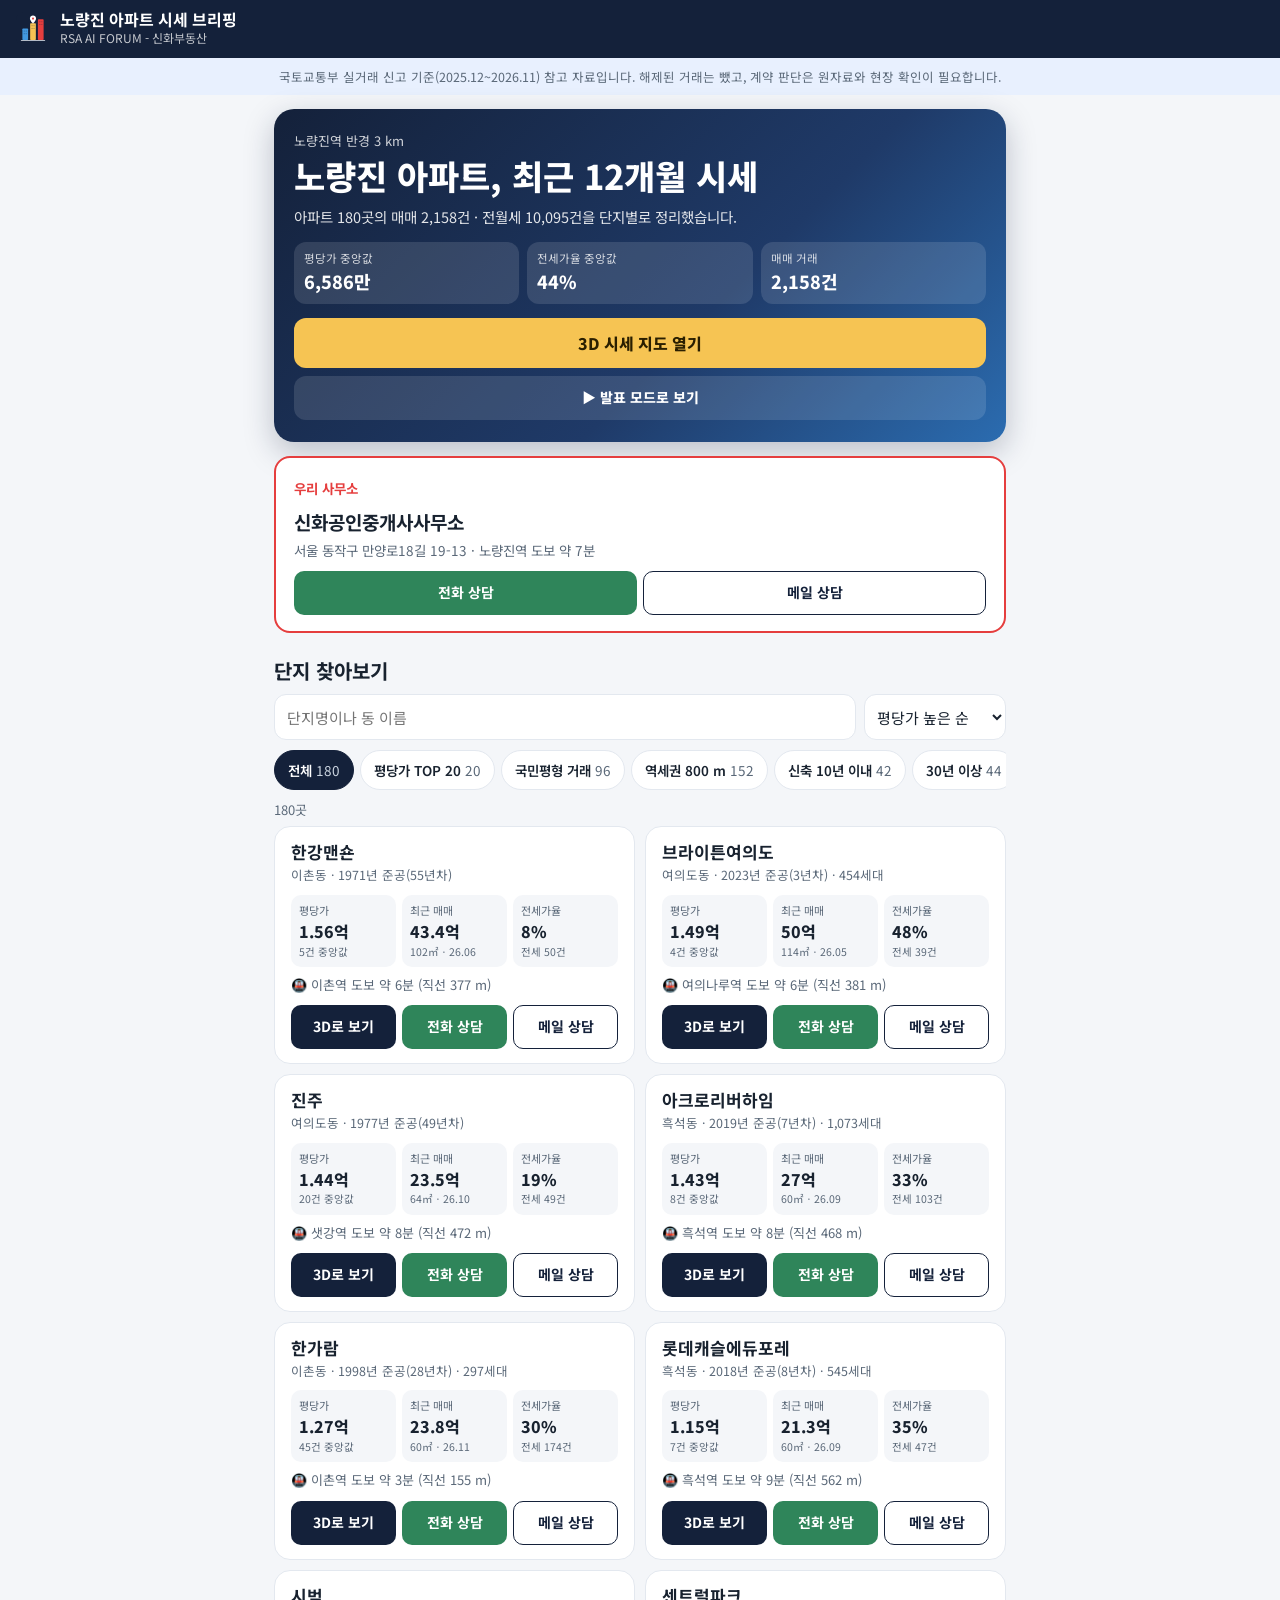
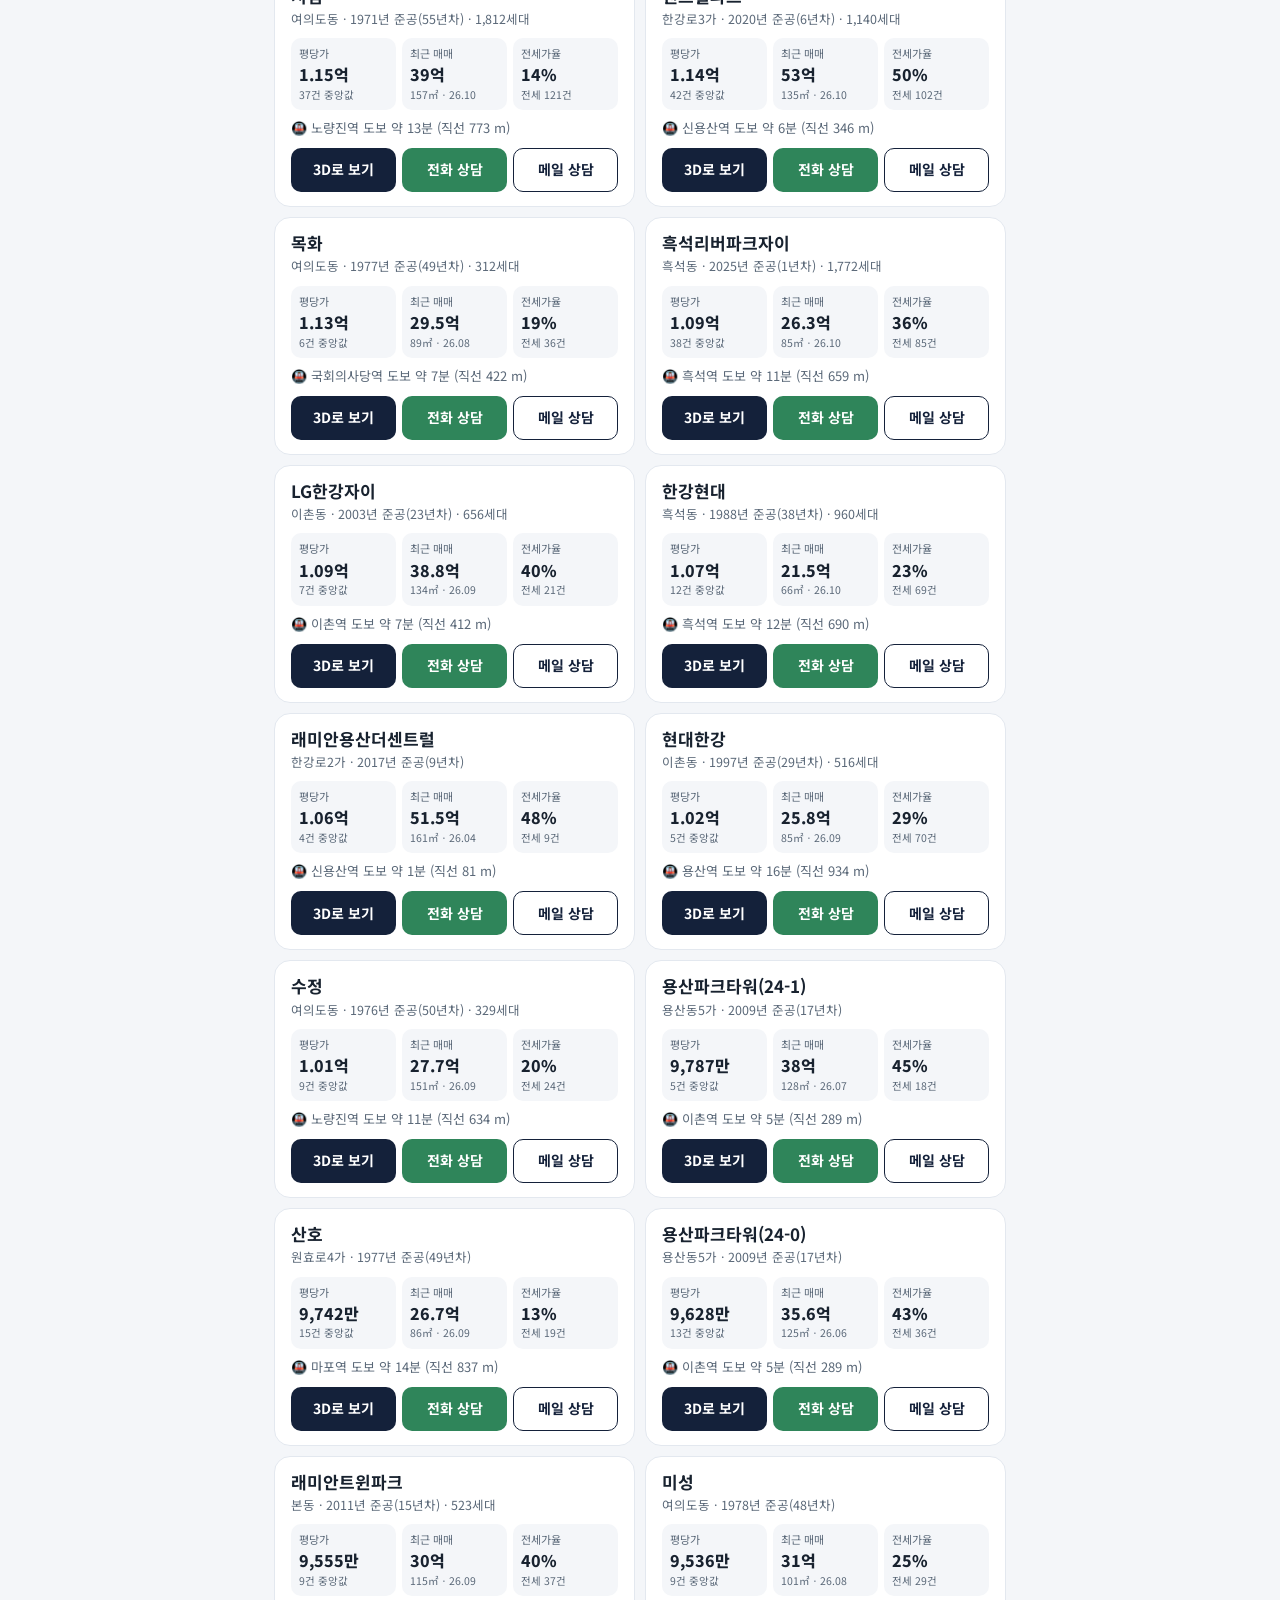
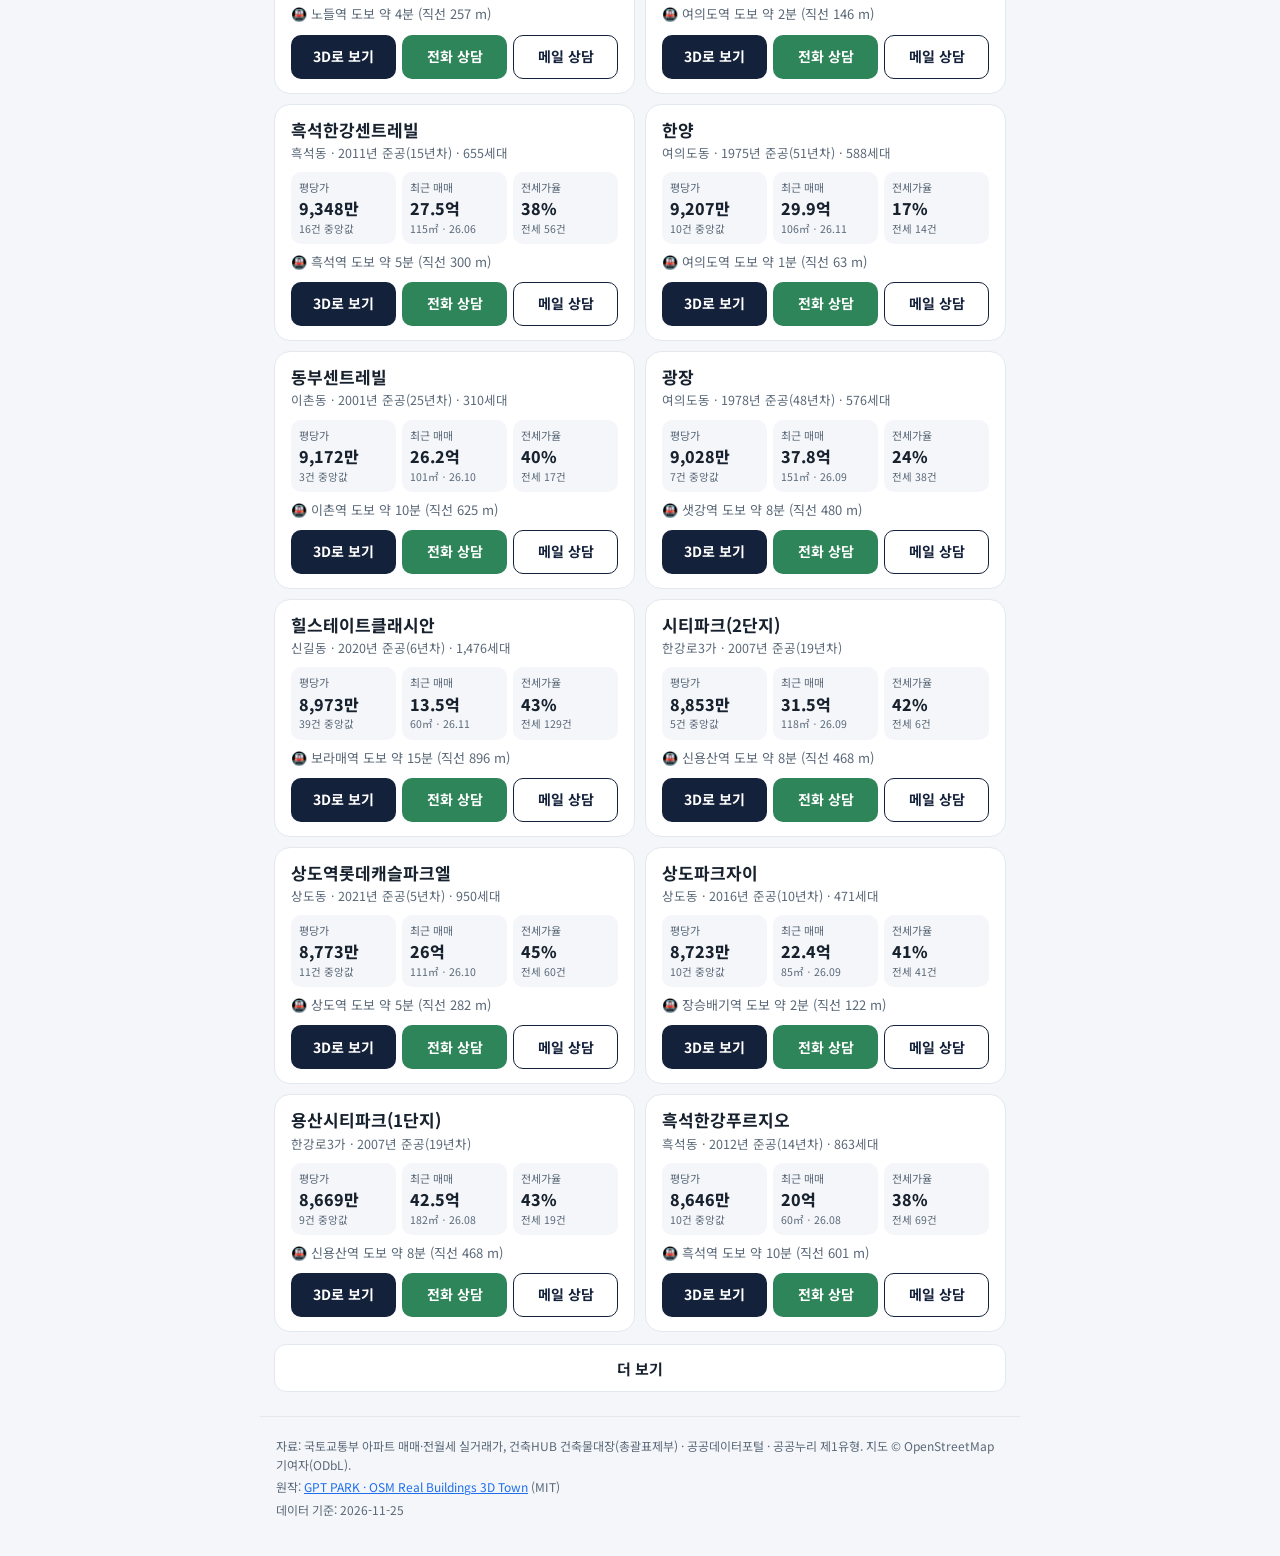
<file: brief.html>
<!doctype html>
<html lang="ko">
<head>
<meta charset="utf-8">
<meta name="viewport" content="width=device-width,initial-scale=1,viewport-fit=cover">
<meta name="theme-color" content="#14213a">
<meta name="description" content="국토교통부 실거래가와 건축물대장으로 만든 우리 동네 아파트 시세 브리핑">
<title>노량진 아파트 시세 브리핑</title>
<link rel="manifest" href="manifest.webmanifest">
<link rel="icon" href="icons/icon.svg" type="image/svg+xml">
<link rel="apple-touch-icon" href="icons/icon-192.png">
<link rel="preconnect" href="https://fonts.googleapis.com">
<link href="https://fonts.googleapis.com/css2?family=Noto+Sans+KR:wght@400;600;800&display=swap" rel="stylesheet">
<link rel="stylesheet" href="re/brief.css">
</head>
<body>
<header class="top">
  <a class="logo" href="brief.html"><img src="icons/icon.svg" alt="" width="34" height="34"><span><b id="bTitle">아파트 시세 브리핑</b><small id="bBrand"></small></span></a>
  <button id="install" hidden>홈 화면에 추가</button>
</header>
<p class="notice" id="notice">실거래 신고 기준 참고 자료입니다.</p>
<main>
  <section class="hero" aria-labelledby="heroT">
    <p class="eyebrow" id="eyebrow"></p>
    <h1 id="heroT">우리 동네 아파트, 최근 12개월 시세</h1>
    <p class="lead" id="heroS"></p>
    <div class="kpis" id="kpis"></div>
    <a class="open3d" href="./">3D 시세 지도 열기</a>
    <a class="tour" href="./?tour=1">▶ 발표 모드로 보기</a>
  </section>
  <section class="office" id="office" hidden></section>
  <section class="list" aria-labelledby="listT">
    <h2 id="listT">단지 찾아보기</h2>
    <div class="tools">
      <label class="sr" for="q">단지명 검색</label><input id="q" type="search" placeholder="단지명이나 동 이름" autocomplete="off">
      <label class="sr" for="sort">정렬</label>
      <select id="sort"><option value="pp">평당가 높은 순</option><option value="n">거래 많은 순</option><option value="st">역 가까운 순</option><option value="new">새 아파트 순</option><option value="jr">전세가율 높은 순</option></select>
    </div>
    <div class="chips" id="chips" role="group" aria-label="분류"></div>
    <p class="count" id="count" aria-live="polite"></p>
    <ol class="cards" id="cards"></ol>
    <button class="more" id="more" hidden>더 보기</button>
  </section>
</main>
<footer class="foot" id="foot"></footer>
<script src="re/re-config.js"></script>
<script src="re/re-core.js"></script>
<script src="re/re-data.js"></script>
<script src="re/brief.js"></script>
<script>
if ('serviceWorker' in navigator && location.protocol === 'https:') {
  navigator.serviceWorker.register('sw.js').catch(e => console.warn('오프라인 저장을 켜지 못했습니다:', e.message));
}
</script>
</body>
</html>
</file>
<file: re/brief.css>
/* 모바일 브리핑 페이지 — 휴대폰 우선, 넓은 화면에서는 가운데 정렬 */
:root{color-scheme:light dark;--bg:light-dark(#f4f6f9,#0b1220);--card:light-dark(#fff,#151f33);--ink:light-dark(#18222f,#e9eef5);--sub:light-dark(#5a6878,#a9b5c4);
  --line:light-dark(#e3e8ef,#24324a);--acc:#1f6feb;--navy:#14213a;--hot:#c53030}
*{box-sizing:border-box;min-width:0}
html{-webkit-text-size-adjust:100%}
body{margin:0;word-break:keep-all;overflow-wrap:anywhere;background:var(--bg);color:var(--ink);font:15px/1.55 'Noto Sans KR',system-ui,sans-serif;padding-bottom:env(safe-area-inset-bottom)}
a{color:var(--acc)}
.sr{position:absolute;width:1px;height:1px;overflow:hidden;clip:rect(0 0 0 0)}
button,select,input{font:inherit}
button:focus-visible,a:focus-visible,input:focus-visible,select:focus-visible{outline:3px solid var(--acc);outline-offset:2px}

.top{position:sticky;top:0;z-index:5;display:flex;align-items:center;justify-content:space-between;gap:10px;padding:10px 16px;padding-top:max(10px,env(safe-area-inset-top));background:var(--navy);color:#fff}
.logo{display:flex;align-items:center;gap:10px;color:#fff;text-decoration:none}.logo b{display:block;font-size:16px;line-height:1.2}.logo small{display:block;font-size:12px;opacity:.75}
#install{min-height:40px;padding:0 14px;border-radius:10px;border:1px solid rgba(255,255,255,.35);background:rgba(255,255,255,.1);color:#fff;font-weight:600}
.notice{margin:0;padding:9px 16px;background:light-dark(#e8f0fe,#13284a);color:var(--sub);font-size:12.5px;text-align:center}
.notice.tip{background:#fff3c4;color:#5a4300;font-weight:600}

main{max-width:760px;margin:0 auto;padding:0 14px}
.hero{margin:14px 0;padding:22px 20px;border-radius:20px;color:#fff;background:linear-gradient(135deg,#14213a 0%,#1f3a68 60%,#2b6cb0 100%);box-shadow:0 10px 30px rgba(20,33,58,.25)}
.eyebrow{margin:0 0 4px;font-size:13px;opacity:.8}
.hero h1{margin:0;font-size:clamp(24px,6.4vw,34px);line-height:1.25;font-weight:800;text-wrap:balance}
.lead{margin:8px 0 14px;opacity:.88;font-size:14.5px}
.kpis{display:grid;grid-template-columns:repeat(3,1fr);gap:8px;margin-bottom:14px}
.kpis div{background:rgba(255,255,255,.12);border-radius:12px;padding:8px 10px}.kpis small{display:block;font-size:11.5px;opacity:.8}.kpis b{display:block;font-size:18px;font-weight:800;font-variant-numeric:tabular-nums}
.open3d,.tour{display:flex;align-items:center;justify-content:center;min-height:50px;border-radius:12px;text-decoration:none;font-weight:800;font-size:16px}
.open3d{background:#f6c453;color:#2a1f00}.tour{margin-top:8px;min-height:44px;font-size:14px;color:#fff;background:rgba(255,255,255,.12)}

.office{margin:0 0 14px;padding:16px 18px;border-radius:16px;background:var(--card);border:2px solid #e53e3e}
.office .eyebrow{color:#e53e3e;opacity:1;font-weight:700}.office h2{margin:0;font-size:19px}.office p{margin:4px 0 8px;color:var(--sub);font-size:13.5px}

.list h2{margin:22px 0 8px;font-size:20px;scroll-margin-top:72px}
.tools{display:flex;gap:8px}
.tools input{flex:1;min-height:46px;padding:0 12px;border-radius:12px;border:1px solid var(--line);background:var(--card);color:var(--ink)}
.tools select{min-height:46px;border-radius:12px;border:1px solid var(--line);background:var(--card);color:var(--ink);padding:0 8px;max-width:44%}
.chips{display:flex;gap:6px;overflow-x:auto;padding:10px 0 4px;scrollbar-width:none;-webkit-overflow-scrolling:touch}
.chips::-webkit-scrollbar{display:none}
.chips button{flex:none;min-height:40px;padding:0 13px;border-radius:999px;border:1px solid var(--line);background:var(--card);color:var(--ink);font-weight:600;font-size:13.5px;white-space:nowrap}
.chips button span{color:var(--sub);font-weight:400;font-variant-numeric:tabular-nums}
.chips button[aria-pressed=true]{background:var(--navy);color:#fff;border-color:var(--navy)}.chips button[aria-pressed=true] span{color:#cbd5e0}
.count{margin:6px 0;color:var(--sub);font-size:13px}

.cards{list-style:none;margin:0;padding:0;display:grid;gap:10px}
@media(min-width:700px){.cards{grid-template-columns:1fr 1fr}}
.cardItem{background:var(--card);border:1px solid var(--line);border-radius:16px;padding:14px 16px}
.cardItem h3{margin:0;font-size:17px;line-height:1.3}
.sub{margin:2px 0 10px;color:var(--sub);font-size:12.5px}
.k{display:grid;grid-template-columns:repeat(3,1fr);gap:6px}
.k div{background:var(--bg);border-radius:10px;padding:7px 8px}.k small{display:block;font-size:11px;color:var(--sub)}
.k b{display:block;font-size:16px;font-weight:800;font-variant-numeric:tabular-nums}.k em{display:block;font-style:normal;font-size:10.5px;color:var(--sub)}
.st{margin:8px 0 0;font-size:13px;color:var(--sub)}
.act,.cta{display:flex;gap:6px;margin-top:10px;flex-wrap:wrap}
.act a,.cta a{flex:1 1 30%;display:flex;align-items:center;justify-content:center;min-height:44px;border-radius:10px;text-decoration:none;font-weight:700;font-size:14px}
.go3d{background:var(--navy);color:#fff}.call{background:#2f855a;color:#fff}.mail{background:#fff;color:#14213a;border:1.5px solid #14213a}
.more{display:block;width:100%;min-height:48px;margin:12px 0;border-radius:12px;border:1px solid var(--line);background:var(--card);color:var(--ink);font-weight:700}

.foot{max-width:760px;margin:24px auto 0;padding:16px 16px 32px;color:var(--sub);font-size:12px;border-top:1px solid var(--line)}
.foot p{margin:4px 0}
</file>
